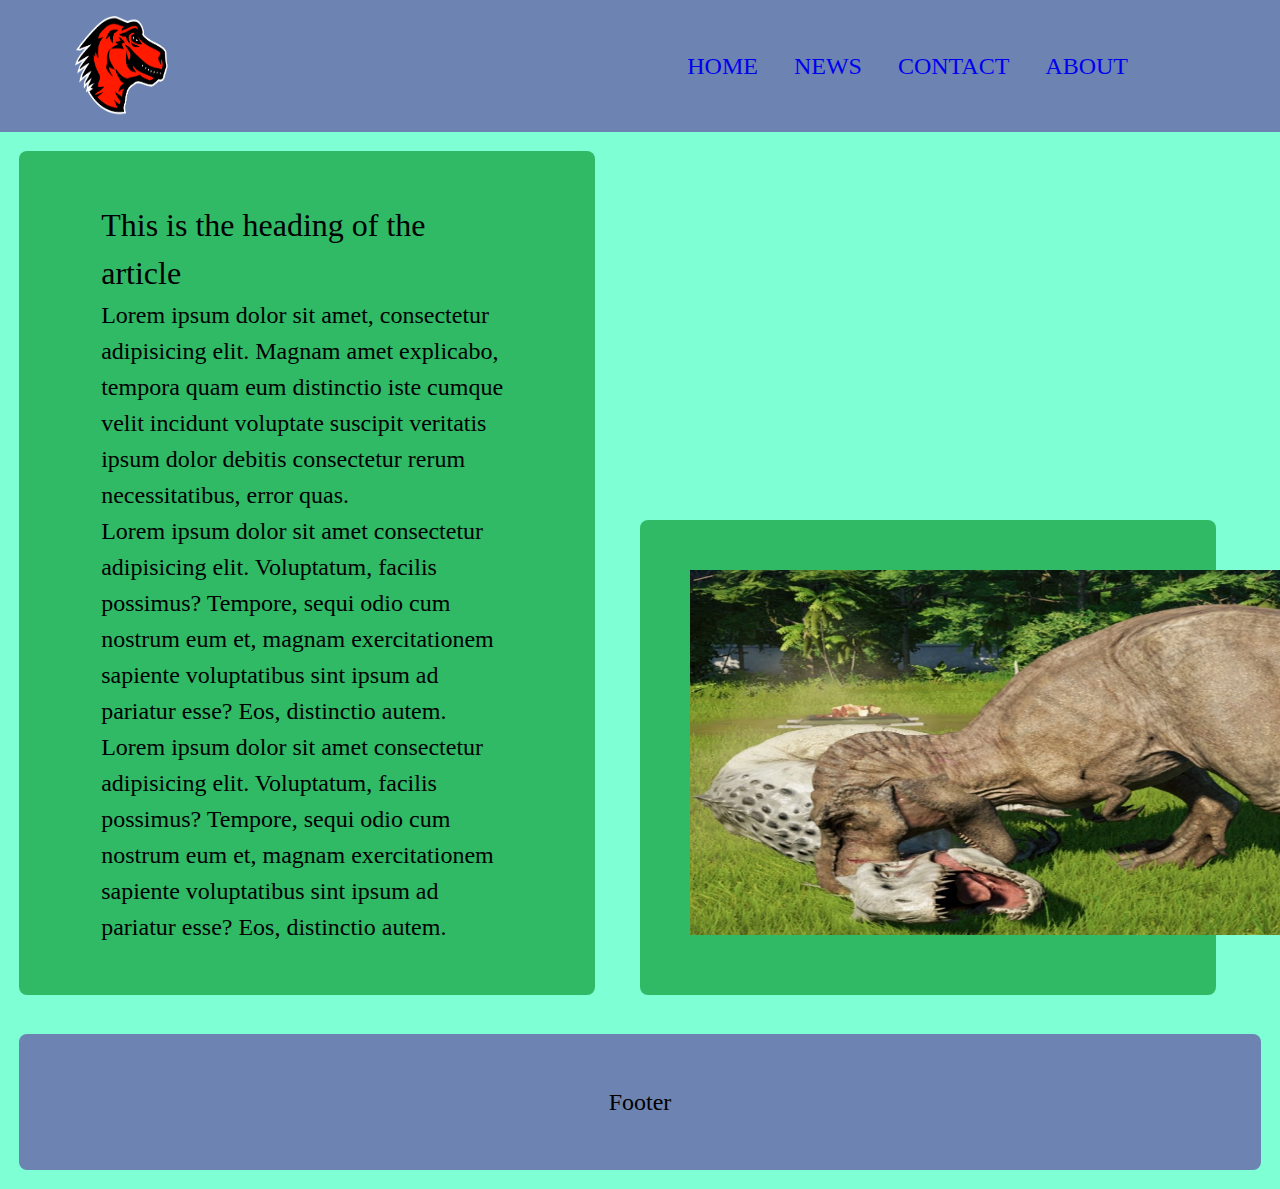
<file: block-BHaaax/index.html>
<!DOCTYPE html>
<html lang="en">
<head>
    <meta charset="UTF-8">
    <meta name="viewport" content="width=device-width, initial-scale=1.0">
    <title>Blog Page Exercise</title>
    <link rel="stylesheet" href="style.css">
</head>
<body>
    <header class="header">
        <div class="container">
           <a class="brand" href="#"> <img src="logo.png" alt="Brand Logo"></a>
        
        
        <nav class="topnav">
            <a class="active" href="#home">Home</a>
            <a href="#news">News</a>
            <a href="#contact">Contact</a>
            <a href="#about">About</a>
        </nav>
        </div>
    </header>
    <aside>
        <article>
            <div class="container">
            <h1>This is the heading of the article</h1>
            <p>Lorem ipsum dolor sit amet, consectetur adipisicing elit. Magnam amet explicabo, tempora quam eum distinctio iste cumque velit incidunt voluptate suscipit veritatis ipsum dolor debitis consectetur rerum necessitatibus, error quas.</p>
            <p>Lorem ipsum dolor sit amet consectetur adipisicing elit. Voluptatum, facilis possimus? Tempore, sequi odio cum nostrum eum et, magnam exercitationem sapiente voluptatibus sint ipsum ad pariatur esse? Eos, distinctio autem.</p>
            <p>Lorem ipsum dolor sit amet consectetur adipisicing elit. Voluptatum, facilis possimus? Tempore, sequi odio cum nostrum eum et, magnam exercitationem sapiente voluptatibus sint ipsum ad pariatur esse? Eos, distinctio autem.</p>
            
            
        </div>
        </article>
    </aside>
    <section>
        <article>
            <img src="image1.jpg"
     alt="Dinosaur having a snack">
    </article></section>
        
        <footer>Footer</footer>
        
</body>
</html>
</file>
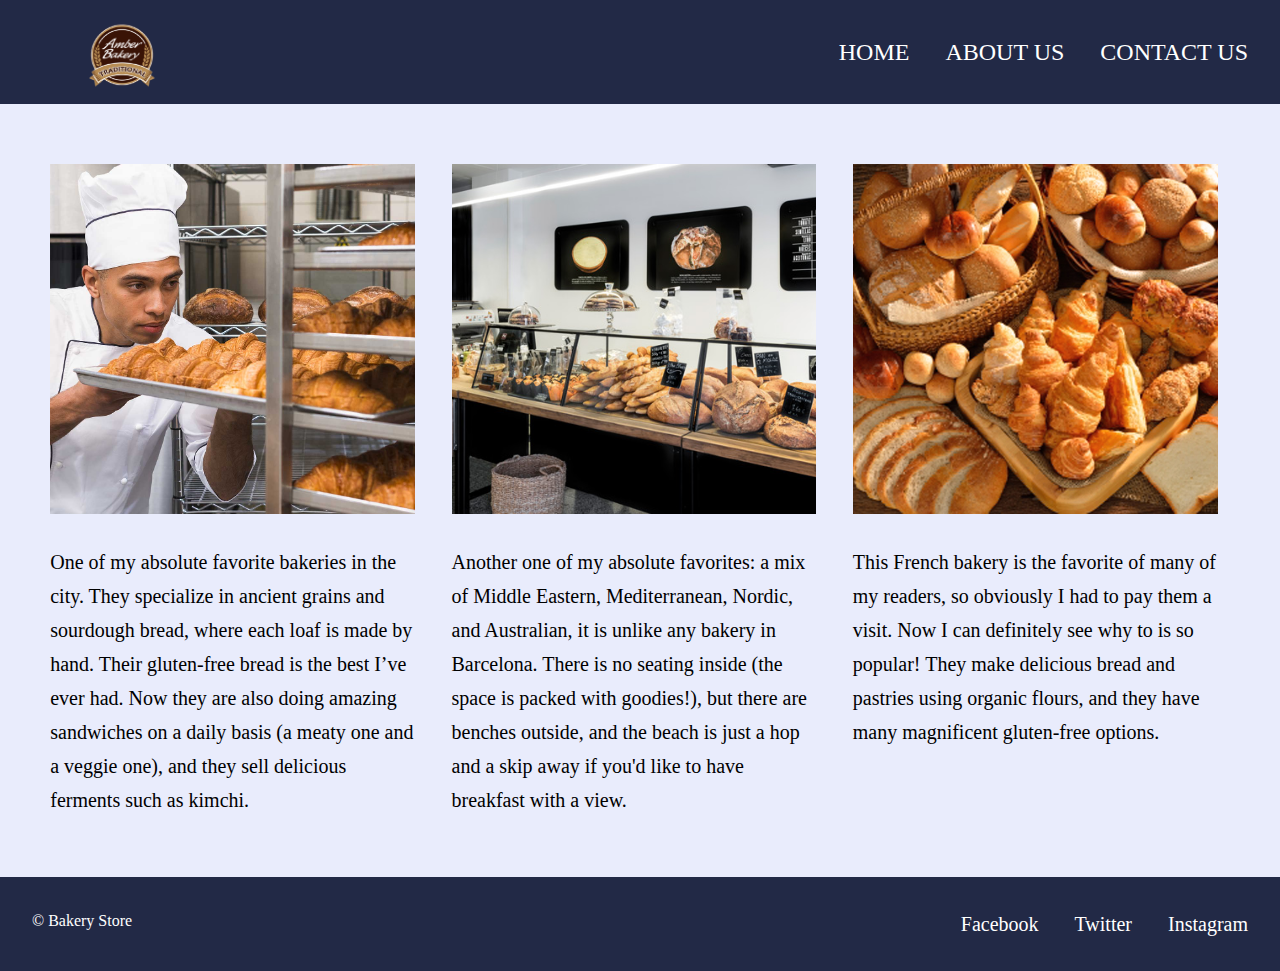
<file: block-BHaaba/index.html>
<!DOCTYPE html>
<html lang="en">
<head>
    <meta charset="UTF-8">
    <meta name="viewport" content="width=device-width, initial-scale=1.0">
    <title>Blog Page 2 - Exercise 2 </title>
    <link rel="stylesheet" href="assets/style.css" />
    </head>
<body>
    <header class="header"r>
        <div class="container clearfix">
                <a class="brand" href="#">
                <img src="assets/logo2.png" alt="Brand Logo">
            </a>

            <nav class="nav">
                <a href="#">Home</a>
                <a href="#">About Us</a>
                <a href="#">Contact Us</a>
            </nav>
        </div>
    </header>
    <main>
        <section class="section">
            <div class="container clearfix">
            <article class="col">
            
                <img class="imgcolumn" src="assets/img1.jpg" alt="image 1">
                <p>One of my absolute favorite bakeries in the city. They specialize in ancient grains and sourdough bread, where each loaf is made by hand. Their gluten-free bread is the best I’ve ever had. Now they are also doing amazing sandwiches on a daily basis (a meaty one and a veggie one), and they sell delicious ferments such as kimchi.</p>
            </article>
            <article class="col">
                <img class="imgcolumn" src="assets/img2.jpg" alt="image 2">
                <p>Another one of my absolute favorites: a mix of Middle Eastern, Mediterranean, Nordic, and Australian, it is unlike any bakery in Barcelona. There is no seating inside (the space is packed with goodies!), but there are benches outside, and the beach is just a hop and a skip away if you'd like to have breakfast with a view. </p>
            </article>
            <article class="col">
                <img class="imgcolumn" src="assets/img3.jpg" alt="image 3">
                <p>This French bakery is the favorite of many of my readers, so obviously I had to pay them a visit. Now I can definitely see why to is so popular! They make delicious bread and pastries using organic flours, and they have many magnificent gluten-free options. </p>
            </article> 
        </div>
            </div>
        </section>

    </section>
    </main>
    <footer class="footer">
    <div class="container clearfix">
        
        <small>&copy; Bakery Store</small>
        <nav>
        <a href="#">Facebook</a>
        <a href="#">Twitter</a>
        <a href="#">Instagram</a>
    </nav>
</div>
    
    </footer>
</body>
</html>
</file>
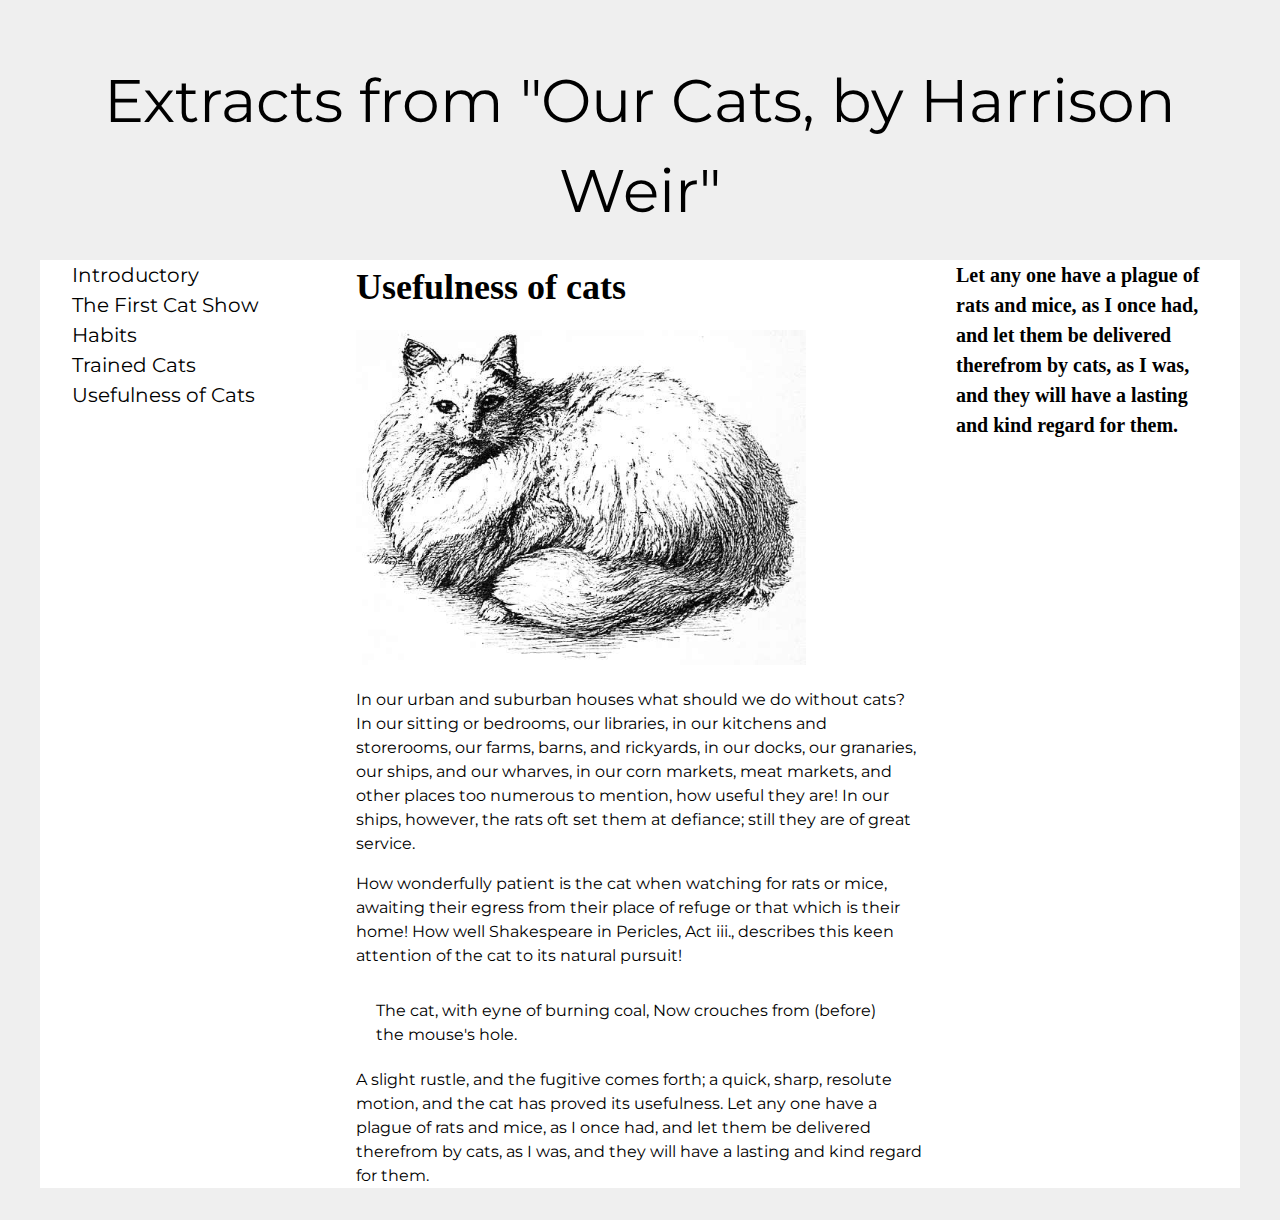
<file: block-BHaabd/index.html>
<!DOCTYPE html>
<html lang="en">
<head>
    <meta charset="UTF-8">
    <meta name="viewport" content="width=device-width, initial-scale=1.0">
		<title>Our Cats</title>
		<link rel="stylesheet" href="assets/style.css">
		<link rel="preconnect" href="https://fonts.gstatic.com">
<link href="https://fonts.googleapis.com/css2?family=Montserrat:wght@400;500;600;700&display=swap" rel="stylesheet">
			</head>
	<body>
    <header class="title">
		<h1>Extracts from "Our Cats, by Harrison Weir"</h1>
	</header>
	<main>
    <div class="container clearfix">
    
    
        <aside class="left left-sidebar">
        <p>Introductory</p>
        <p>The First Cat Show</p>
        <p>Habits</p>
        <p>Trained Cats</p>
        <p>Usefulness of Cats</p>
    </aside>

    <article class="article left">
        <h2 class="heading">Usefulness of cats</h2>
        <img src="assets/cat.jpg" alt="Cat"/>     
    <div class="content">
        
	<p>In our urban and suburban houses what should we do without cats? In our sitting or bedrooms, our libraries, in our kitchens and storerooms, our farms, barns, and rickyards, in our docks, our granaries, our ships, and our wharves, in our corn markets, meat markets, and other places too numerous to mention, how useful they are! In our ships, however, the rats oft set them at defiance; still they are of great service.</p>

	<p>How wonderfully patient is the cat when watching for rats or mice, awaiting their egress from their place of refuge or that which is their home! How well Shakespeare in Pericles, Act iii., describes this keen attention of the cat to its natural pursuit!</p>

    <blockquote><p>The cat, with eyne of burning coal, Now crouches from (before) the mouse's hole.</p></blockquote>
    <p>A slight rustle, and the fugitive comes forth; a quick, sharp, resolute motion, and the cat has proved its usefulness. Let any one have a plague of rats and mice, as I once had, and let them be delivered therefrom by cats, as I was, and they will have a lasting and kind regard for them.</p>
</article>
<aside class="left right-sidebar">
    <p>
        <p>Let any one have a plague of rats and mice, as I once had, and let them be delivered therefrom by cats, as I was, and they will have a lasting and kind regard for them.</p>
    </p>
</aside>
</div>
</main>
</div>
	
	</article>
</file>
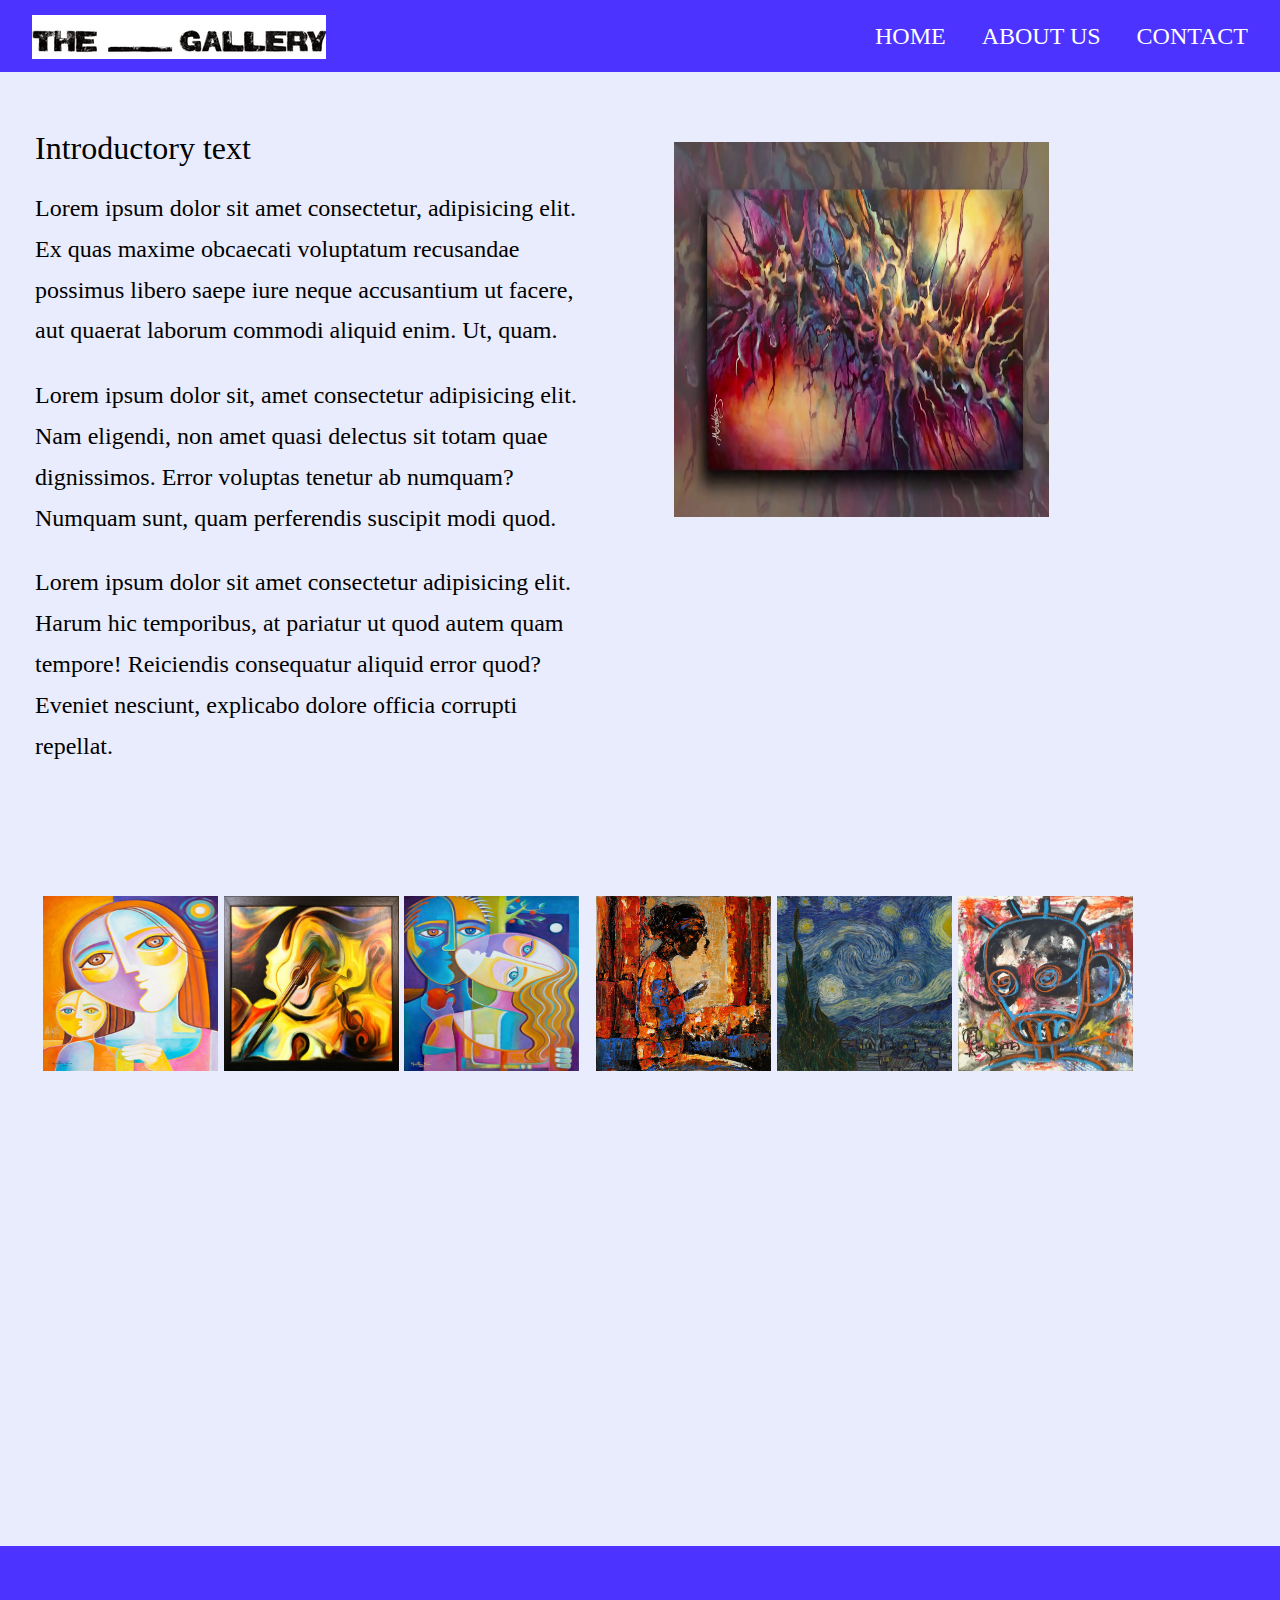
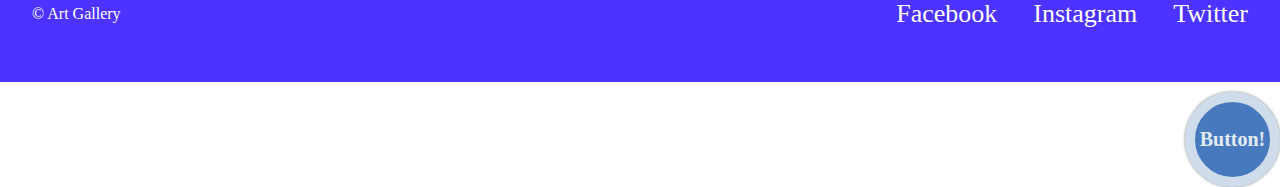
<file: block-BHaabg/index.html>
<!DOCTYPE html>
<html lang="en">
<head>
    <meta charset="UTF-8">
    <meta name="viewport" content="width=device-width, initial-scale=1.0">
    <title>Gallery Layout</title>
    <link rel="stylesheet" href="assets/style.css" />
</head>
<html id="#top"></html>
<body>
    
<header class="header">
    <div class="container clearfix">
        <a class="logo" href="#">
        <img src="assets/logo.png" alt="logo gallery">
    </a>
    <nav class="nav">
        <a href="#"> Home</a>
        <a href="#"> About Us</a>
        <a href="#"> Contact</a>
    </nav>
    </div>
</header>
<main>
    <section class="section">
        <div class="container clearfix">
            <article class="col">
                <h1 class="heading">Introductory text</h1>
<p>Lorem ipsum dolor sit amet consectetur, adipisicing elit. Ex quas maxime obcaecati voluptatum recusandae possimus libero saepe iure neque accusantium ut facere, aut quaerat laborum commodi aliquid enim. Ut, quam.</p>
<p>Lorem ipsum dolor sit, amet consectetur adipisicing elit. Nam eligendi, non amet quasi delectus sit totam quae dignissimos. Error voluptas tenetur ab numquam? Numquam sunt, quam perferendis suscipit modi quod.</p>
   <p> Lorem ipsum dolor sit amet consectetur adipisicing elit. Harum hic temporibus, at pariatur ut quod autem quam tempore! Reiciendis consequatur aliquid error quod? Eveniet nesciunt, explicabo dolore officia corrupti repellat.</p>
        </article>
            <article class="col">
    <img class="article-img" src="assets/image1.jpg" alt="Picture" />
       
            </article>
        </div>
    </div>
    </section>
    <section class="section">
        <div class="container clearfix">
<gallery class="col">
    <div class="container clearfix"></div>
    <div class="col2">
        <img class="article-img2" src="assets/img_1.jpg" alt="Picture" />
      </div>
      <div class="col2">
        <img class="article-img2" src="assets/img_2.jpg" alt="Picture" />
      </div>
      <div class="col2">
        <img class="article-img2" src="assets/img_3.jpg" alt="Picture" />
      </div>        
    </gallery>
<gallery class="col">
    <div class="container clearfix"></div>
    <div class="col2">
        <img class="article-img2" src="assets/img_4.jpg" alt="Picture" />
      </div>
      <div class="col2">
        <img class="article-img2" src="assets/img_5.jpg" alt="Picture" />
      </div>
      <div class="col2">
        <img class="article-img2" src="assets/img_6.jpg" alt="Picture" />
      </div>        
    </gallery>
     </main>
<footer class="footer">
    <div class="container clearfix">
    <small>&copy; Art Gallery</small>
    <nav>
        <a href="#">Facebook</a>
        <a href="#">Instagram</a>
        <a href="#">Twitter</a>
    </nav>
    </div>
</footer>
<a href="#top" class="round-button">Button!</a>

</body>
</html>
</file>
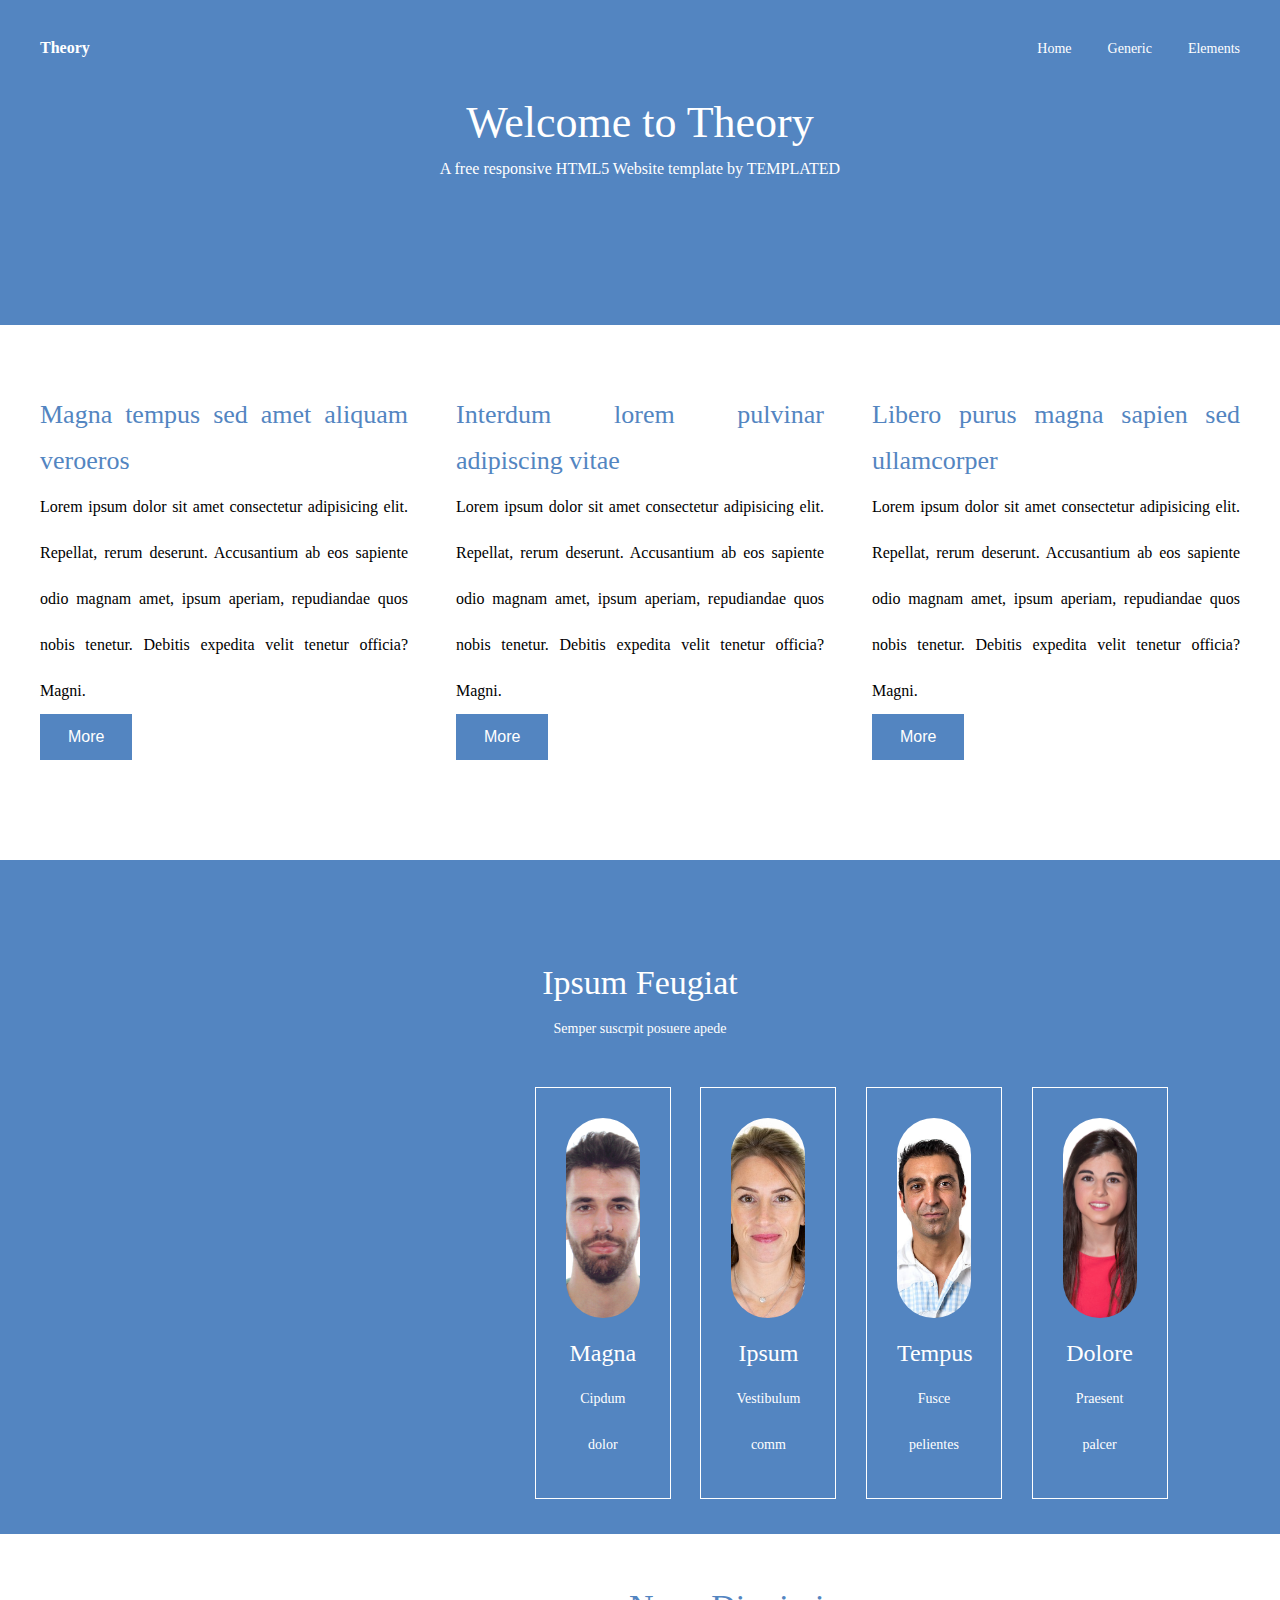
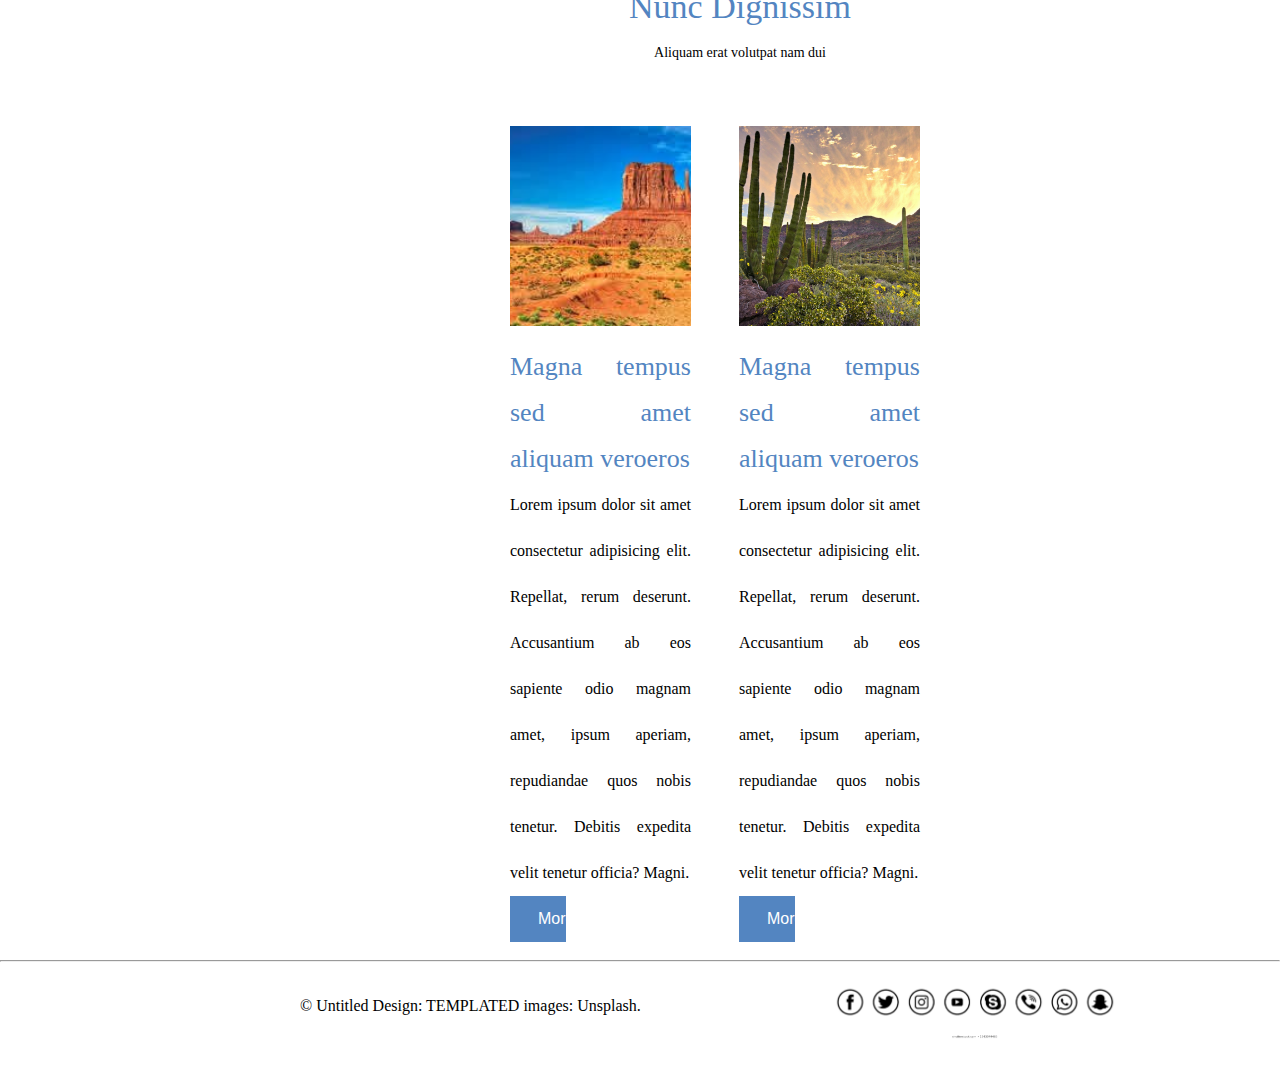
<file: block-BHaabh/index.html>
<!DOCTYPE html>
<html lang="en">
<head>
    <meta charset="UTF-8">
    <meta name="viewport" content="width=device-width, initial-scale=1.0">
    <title>Positioning Layout</title>
    <link rel="stylesheet" href="assets/style.css" />
</head>
<body>
    <header class="header"> 
        <div class="container clearfix">
            <a class="logo">
            <p>Theory</p>
        </a>
            <nav class="nav">
              <a href="#">Home</a>  
              <a href="#">Generic</a>  
              <a href="#">Elements</a>  
            </nav>

            <h1 class="welcome">
                <p>Welcome to Theory</p>
            </h1>
            <h3 class="subheader">
                <p>A free responsive HTML5 Website template by TEMPLATED</p>
            </h3>
            <main>
                <section>
                    <div class="columns clearfix">
                        <div class="col-1">
                            <h2 class="header2">Magna tempus sed amet aliquam veroeros</h2>
                            <p>Lorem ipsum dolor sit amet consectetur adipisicing elit. Repellat, rerum deserunt. Accusantium ab eos sapiente odio magnam amet, ipsum aperiam, repudiandae quos nobis tenetur. Debitis expedita velit tenetur officia? Magni.</p>
                            <button type="button" class="block">More</button>
                        </div>
                    <div class="col-2">
                        <h2 class="header2">Interdum lorem pulvinar adipiscing vitae</h2>
                        <p>Lorem ipsum dolor sit amet consectetur adipisicing elit. Repellat, rerum deserunt. Accusantium ab eos sapiente odio magnam amet, ipsum aperiam, repudiandae quos nobis tenetur. Debitis expedita velit tenetur officia? Magni.</p>
                        <button type="button" class="block">More</button>
                    </div>
                    <div class="col-3">
                        <h2 class="header2">Libero purus magna sapien sed ullamcorper</h2>
                        <p>Lorem ipsum dolor sit amet consectetur adipisicing elit. Repellat, rerum deserunt. Accusantium ab eos sapiente odio magnam amet, ipsum aperiam, repudiandae quos nobis tenetur. Debitis expedita velit tenetur officia? Magni.</p>
                        <button type="button" class="block">More</button>
                    </div>
                    </div>
                </section>
                </article>
                                                              
                    </div>
                </footer>
            </main>
            <section class="middle">
                    
                <article>
                    <p class="Ipsum">Ipsum Feugiat</p>
                    <p class="sub">Semper suscrpit posuere apede</p>
                </article>
                
                <!-- 4 columns -->
                <section class="gallery">
                <div class="columns4 clearfix">
                    <div class="col-1-4">
                        <img src="assets/pic1.jpg" alt="Pic1" />
                        <h4 class="header4">Magna</h4>
                        <h3 class="sub">Cipdum dolor</h3>
                    </div>
                    <div class="col-1-4">
                        <img src="assets/pic2.jpg" alt="Pic2" />
                        <h4 class="header4">Ipsum</h4>
                        <h3 class="sub">Vestibulum comm</h3>
                    </div>
                    <div class="col-1-4">
                        <img src="assets/pic3.jpg" alt="Pic3" />
                        <h4 class="header4">Tempus</h4>
                        <h3 class="sub">Fusce pelientes</h3>
                    </div>
                    <div class="col-1-4">
                        <img src="assets/pic4.jpg" alt="Pic4" />
                        <h4 class="header4">Dolore</h4>
                        <h3 class="sub">Praesent palcer</h3>
                    </div>
                </div>
            </section>
            </section>
            <main>
                <section>
                    
                     <!-- 2 columns -->
                <section class="blog">
                            <article>
                            <p class="Nunc">Nunc Dignissim</p>
                            <p class="Aliquam">Aliquam erat volutpat nam dui</p>
                        </article>
                    <div class="columns2 clearfix">
                        <div class="col-1-2">
                            <img src="assets/pic5.jpeg" alt="Pic5" />
                            <h2 class="header2">Magna tempus sed amet aliquam veroeros</h2>
                            <p>Lorem ipsum dolor sit amet consectetur adipisicing elit. Repellat, rerum deserunt. Accusantium ab eos sapiente odio magnam amet, ipsum aperiam, repudiandae quos nobis tenetur. Debitis expedita velit tenetur officia? Magni.</p>
                            <button type="button" class="block">More</button>
                        </div>
                        <div class="col-1-2">
                            <img src="assets/pic6.jpg" alt="Pic6" />
                            <h2 class="header2">Magna tempus sed amet aliquam veroeros</h2>
                            <p>Lorem ipsum dolor sit amet consectetur adipisicing elit. Repellat, rerum deserunt. Accusantium ab eos sapiente odio magnam amet, ipsum aperiam, repudiandae quos nobis tenetur. Debitis expedita velit tenetur officia? Magni.</p>
                            <button type="button" class="block">More</button>
                        </div>          
                        
                    </div>
                </section>
                                 <hr>
                                </article>
                                                              
                <footer>
                    <div class="container2 clearfix">
                        &copy; Untitled Design: TEMPLATED images: Unsplash.
                          <a class="social" href="#">
                           <img src="assets/pic7.jpg" alt="Pic7" />
                        </a>
                        
                    </div>
                </footer>
                    </div>
                </footer>
            </main>
        </div>
    </header>
    
</body>
</html>
</file>
<file: block-BHaaax/style.css>
/* http://meyerweb.com/eric/tools/css/reset/ 
   v2.0 | 20110126
   License: none (public domain)
*/

html, body, div, span, applet, object, iframe,
h1, h2, h3, h4, h5, h6, p, blockquote, pre,
a, abbr, acronym, address, big, cite, code,
del, dfn, em, img, ins, kbd, q, s, samp,
small, strike, strong, sub, sup, tt, var,
b, u, i, center,
dl, dt, dd, ol, ul, li,
fieldset, form, label, legend,
table, caption, tbody, tfoot, thead, tr, th, td,
article, aside, canvas, details, embed, 
figure, figcaption, footer, header, hgroup, 
menu, nav, output, ruby, section, summary,
time, mark, audio, video {
	margin: 0;
	padding: 0;
	border: 0;
	font-size: 100%;
	font: inherit;
	vertical-align: baseline;
}
/* HTML5 display-role reset for older browsers */
article, aside, details, figcaption, figure, 
footer, header, hgroup, menu, nav, section {
	display: block;
}
body {
	line-height: 1;
}
ol, ul {
	list-style: none;
}
blockquote, q {
	quotes: none;
}
blockquote:before, blockquote:after,
q:before, q:after {
	content: '';
	content: none;
}
table {
	border-collapse: collapse;
	border-spacing: 0;
}
/*Custom Styles*/

*{
box-sizing: border-box;
}

.header {
    font-size: 0;
    padding: 16px 0;
}
body{
    background-color: aquamarine;
    font-size: 24px;
    line-height: 1.5;
}
aside, section, footer {
    padding: 50px;
    border-radius: 8px ;
    text-align: center;
    margin: 1.5%;
}
aside, section {
    background-color: #30BA66;
    display: inline-block;
    width: 45%;
    }
header, footer{
    background-color: #6d83b1;
}

h1{
    font-size: 32px;
    }
img {
width: 1000px;
height: 365px;
}
.brand img{
    width: 100px;
    height: 100px;
}
.container {
    text-align: left;
    max-width: 1200px;
    margin: 0 auto;
    padding: 0 32px;

}
.brand, 
.topnav {
    display: inline-block;  
    vertical-align: middle;
}
.topnav {
    width: calc(100% - 180px);
    font-size: 16px;
    text-align: right;
}

.topnav a{
    font-size: 24px;
    text-decoration: none;
    text-transform: uppercase;
    margin-left: 32px;
}
.topnav a:hover {
        background-color: #ddd;
        color: black;
    }
</file>
<file: block-BHaaba/assets/style.css>
/* http://meyerweb.com/eric/tools/css/reset/ 
   v2.0 | 20110126
   License: none (public domain)
*/

html, body, div, span, applet, object, iframe,
h1, h2, h3, h4, h5, h6, p, blockquote, pre,
a, abbr, acronym, address, big, cite, code,
del, dfn, em, img, ins, kbd, q, s, samp,
small, strike, strong, sub, sup, tt, var,
b, u, i, center,
dl, dt, dd, ol, ul, li,
fieldset, form, label, legend,
table, caption, tbody, tfoot, thead, tr, th, td,
article, aside, canvas, details, embed, 
figure, figcaption, footer, header, hgroup, 
menu, nav, output, ruby, section, summary,
time, mark, audio, video {
	margin: 0;
	padding: 0;
	border: 0;
	font-size: 100%;
	font: inherit;
	vertical-align: baseline;
}
/* HTML5 display-role reset for older browsers */
article, aside, details, figcaption, figure, 
footer, header, hgroup, menu, nav, section {
	display: block;
}
body {
	line-height: 1;
}
ol, ul {
	list-style: none;
}
blockquote, q {
	quotes: none;
}
blockquote:before, blockquote:after,
q:before, q:after {
	content: '';
	content: none;
}
table {
	border-collapse: collapse;
	border-spacing: 0;
}

/* Customer Styles */
*;
*::before,
*::after {
	box-sizing: border-box;
}
body {
	font-size: 16px;
	line-height: 1.5;
}
img {
	width: 180px;
	height: 80px;
}
.container {
	max-width: 2000px;
	margin: 0 autopx;
	padding: 0 32px;
}
/* Clearfix */
.clearfix::before, 
.clearfix::after{
	content: "";
	display: table;
}
.clearfix::after {
	clear: both;
}

/* Header */
.header {
background-color: #222946;
height: 72px;
line-height: 72px;
padding: 16px 0;
}
.brand {
	float: left;
}
.brand img {
	vertical-align: middle;
}
.nav {
	float: right;
}
.nav a{
	font-size: 24px;
	color: #ffffff;
	text-decoration: none;
	text-transform: uppercase;
	margin-left: 32px;
}

/* Article */
.section {
	padding: 60px 0;
	background-color: #e9ecfc;
}
.imgcolumn {
	width: 100%;
	height: 350px;
	-o-object-fit: cover;
	object-fit: cover;
}
.col {
	float: left;
	width: 30%;
	margin: 0 1.5%;
}
p {
	font-size: 20px;
	margin-top: 24px;
	line-height: 1.7;
}

/* Footer */
.footer {
	background-color: #222946;
	padding: 32px 0;
	color: #ffffff;
}
.footer small {
	float: left;

}
.footer nav {
	float: right;
}
.footer a{
font-size: 20px;
color: #ffffff;
text-decoration: none;
margin-left: 32px;
}
</file>
<file: block-BHaabd/assets/style.css>
/* http://meyerweb.com/eric/tools/css/reset/ 
   v2.0 | 20110126
   License: none (public domain)
*/

html, body, div, span, applet, object, iframe,
h1, h2, h3, h4, h5, h6, p, blockquote, pre,
a, abbr, acronym, address, big, cite, code,
del, dfn, em, img, ins, kbd, q, s, samp,
small, strike, strong, sub, sup, tt, var,
b, u, i, center,
dl, dt, dd, ol, ul, li,
fieldset, form, label, legend,
table, caption, tbody, tfoot, thead, tr, th, td,
article, aside, canvas, details, embed, 
figure, figcaption, footer, header, hgroup, 
menu, nav, output, ruby, section, summary,
time, mark, audio, video {
	margin: 0;
	padding: 0;
	border: 0;
	font-size: 100%;
	font: inherit;
	vertical-align: baseline;
}
/* HTML5 display-role reset for older browsers */
article, aside, details, figcaption, figure, 
footer, header, hgroup, menu, nav, section {
	display: block;
}
body {
	line-height: 1;
}
ol, ul {
	list-style: none;
}
blockquote, q {
	quotes: none;
}
blockquote:before, blockquote:after,
q:before, q:after {
	content: '';
	content: none;
}
table {
	border-collapse: collapse;
	border-spacing: 0;
}

/* Custom Style */

*,
*::before,
*::after{
    box-sizing: border-box;
}

body {
    line-height: 1.5;
    font-size: 16px;
    background-color:#efefef;
    padding: 32px;
    font-family: 'Montserrat', sans-serif;
}

/* Container */
.container {
    max-width: 1200px;
    margin: 0 auto;
    padding: 0 32px;
    background-color: #ffffff;
}
/* Clearfix */
.clearfix::before,
.clearfix::after {
    content: "";
    display: table;
}
.clearfix::after {
    clear: both;
}

/* header */

h1 {
    font-size: 60px;
    text-align: center;
    padding: 24px 0;
}
.left {
    float: left;
}

aside {
    width: 25%;
}

article {
    width: 50%;
}

.left-sidebar p{
font-size: 20px;
}

/* Article */
.article img {
	width: 450px;
}
.heading {
    font-family: 'Noto Serif', serif;
    font-size: 36px;
    font-weight: 700;
    margin-bottom: 16px;
}
.article p{
    font-size: 16px;
    margin-top: 16px;
}
.quote {
    padding: 0 32px;
}
.right-sidebar {
    padding-left: 32px;
    font-size: 20px;
    font-weight: 600;
    font-family: 'Noto Serif', serif;
}
blockquote {
    margin: 10px 10px;
    padding: 5px 10px;
}
</file>
<file: block-BHaabg/assets/style.css>
/* http://meyerweb.com/eric/tools/css/reset/ 
   v2.0 | 20110126
   License: none (public domain)
*/

html, body, div, span, applet, object, iframe,
h1, h2, h3, h4, h5, h6, p, blockquote, pre,
a, abbr, acronym, address, big, cite, code,
del, dfn, em, img, ins, kbd, q, s, samp,
small, strike, strong, sub, sup, tt, var,
b, u, i, center,
dl, dt, dd, ol, ul, li,
fieldset, form, label, legend,
table, caption, tbody, tfoot, thead, tr, th, td,
article, aside, canvas, details, embed, 
figure, figcaption, footer, header, hgroup, 
menu, nav, output, ruby, section, summary,
time, mark, audio, video {
	margin: 0;
	padding: 0;
	border: 0;
	font-size: 100%;
	font: inherit;
	vertical-align: baseline;
}
/* HTML5 display-role reset for older browsers */
article, aside, details, figcaption, figure, 
footer, header, hgroup, menu, nav, section {
	display: block;
}
body {
	line-height: 1;
}
ol, ul {
	list-style: none;
}
blockquote, q {
	quotes: none;
}
blockquote:before, blockquote:after,
q:before, q:after {
	content: '';
	content: none;
}
table {
	border-collapse: collapse;
	border-spacing: 0;
}

/* Custom CSS */

.container {
    max-width: 1400px;
    margin: 0 auto;
    padding: 0 32px;
}

/*Clearfix*/
.clearfix::before, .clearfix::after {
    content:"" ;
    display: table;
    }
.clearfix::after {
    clear: both;
}
/* header */
.header {
    background-color: #4C33FF;
    height: 72px;
    line-height: 72px;
}
.logo {
    float: left;
}
.logo img {
    vertical-align: middle;
}
.nav {
    float:right;
}
.nav a {
    font-size: 24px;
    color: #ffffff;
    text-decoration: none;
    text-transform: uppercase;
    margin-left: 32px;
}

/* Article */
.heading{
 font-size: 32px;   
}
.section{
    padding: 60px 0;
    background-color: #e9ecfc;
}
.col {
    float:left;
    margin: 0 3px;
    width: 45%;
}
p {
    font-size: 24px;
    margin-top: 24px;
    line-height: 1.7;
    }
    .article-img{
        width: 375px;
        height: 375px;
        margin:10px auto;
		display:block;

    }
    .article-img2{
        width: 175px;
        height: 175px;
        margin:10px auto;
		display:block;
    }

.col2 {
    float:left;
    margin: 0 1.5%;
    width: 30%;
    height: 600px;
    }

/* Footer */
.footer {
    background-color: #4C33FF;
    padding: 32px 0;
    color: #ffffff;
    margin-bottom: 10px;
    height: 72px;
    line-height: 72px;
}
.footer small{
    float:left;
}
.footer nav{
    float: right;
}
.footer a {
    font-size: 26px;
    color: #ffffff;
    text-decoration: none;
    margin-left: 32px;
}

/* Button */
a.round-button {
    float: right;
    display:block;
    width:75px;
    height:75px;
    line-height:75px;
    border:10px solid #cfdcec;
	border-radius: 50%;
  
    color:#e2eaf3;
    text-align:center;
    text-decoration:none;
    background: #4679BD;
    box-shadow: 0 0 3px gray;
    font-family:Verdana;
    font-size:20px;
    font-weight:bold;
}
a.round-button:hover {
    background:#30588e;
}
</file>
<file: block-BHaabh/assets/style.css>
/* http://meyerweb.com/eric/tools/css/reset/ 
   v2.0 | 20110126
   License: none (public domain)
*/

html, body, div, span, applet, object, iframe,
h1, h2, h3, h4, h5, h6, p, blockquote, pre,
a, abbr, acronym, address, big, cite, code,
del, dfn, em, img, ins, kbd, q, s, samp,
small, strike, strong, sub, sup, tt, var,
b, u, i, center,
dl, dt, dd, ol, ul, li,
fieldset, form, label, legend,
table, caption, tbody, tfoot, thead, tr, th, td,
article, aside, canvas, details, embed, 
figure, figcaption, footer, header, hgroup, 
menu, nav, output, ruby, section, summary,
time, mark, audio, video {
	margin: 0;
	padding: 0;
	border: 0;
	font-size: 100%;
	font: inherit;
	vertical-align: baseline;
}
/* HTML5 display-role reset for older browsers */
article, aside, details, figcaption, figure, 
footer, header, hgroup, menu, nav, section {
	display: block;
}
body {
	line-height: 1;
}
ol, ul {
	list-style: none;
}
blockquote, q {
	quotes: none;
}
blockquote:before, blockquote:after,
q:before, q:after {
	content: '';
	content: none;
}
table {
	border-collapse: collapse;
	border-spacing: 0;
}

/* Custom CSS */

/* Container */
.container {
	max-width: 1200px;
	margin: 0 auto;
	padding: 0 32px;
}
/* Clearfix */
	.clearfix::before,
	.clearfix::after{
		content: "";
		display: table;
	}
	.clearfix::after {
		clear: both;
	}

	/* header */
	.header {
		background-color: #5385C1;
		height: 325px;
		line-height: 46px;
	}
	.logo {
		float: left;
		vertical-align: middle;
		margin-top: 25px;
		color: #ffffff;
		font-size: 16px;
		font-weight: bolder;
	}
	.nav {
		float: right;
		margin-top: 25px;
	}
	.nav a {
		font-size: 14px;
		text-decoration: none;
		color: #ffffff;
		margin-left: 32px;
	}
	.welcome {
		font-size: 44px;
		color: #ffffff;
		text-align: center;
		margin-top: 100px;
	}
	.subheader {
		font-size: 16px;
		color: #ffffff;
		text-align: center;
		}
	
	.columns {
		column-gap: 3em;
		columns: 3;
		text-align: justify;
		margin-top: 200px;
		}
	.header2 {
		font-size: 26px;
		color: #5385C1;
			}
	.block {
		display: block;
		width: 25%;
		border: none;
		background-color: #5385C1;
		padding: 14px 28px;
		font-size: 16px;
		color: #ffffff;
		cursor: pointer;
		text-align: center;
	  }
	.middle {
			margin-top: 10px;
			padding-top: 100px;
			background-color: #5385C1;
			color: #ffffff;
			font-size: 34px;
			text-align: center;
			margin-top: 100px;
		}
		.sub {
			font-size: 14px;
		}

		/* Gallery */
		.gallery {
			padding: 20px;
			margin-left: 500px;
			}
		.col-1-4{
			float: left;
			width:10%;
			margin: 2%;
			border: 1px solid #ffffff;
			padding: 30px;
			}
		.gallery img {
			width: 100%;
			height: 200px;
			-o-object-fit: cover;
			object-fit:cover;
			border-radius: 150px;
			}
		.header4 {
			font-size: 24px;
			color: #ffffff;
			}

			/* blog */
		.blog {
		padding: 10px;
		margin-left: 500px;
		}
		.Nunc{
			padding-top: 10px;
			padding-right: 300px;
			color: #5385C1;
			font-size: 34px;
			text-align: center;
			margin-top: 30px;
		}
		.Aliquam{
			padding-right: 300px;
			color: black;
			font-size: 14px;
			text-align: center;
					}
		.columns2 {
		padding-right: 350px;
		column-gap: 3em;
		columns: 2;
		text-align: justify;
		margin-top: 50px;
		}
		.columns2 img {
			width: 100%;
			height: 200px;
			-o-object-fit: cover;
			object-fit:cover;
		}
		

		hr {
			height: 0.5px;
			background-color: black;
		  }
		/* Footer */

		.container2 {
			max-width: 1200px;
			margin: 0 auto;
			height: 72px;
			line-height: 72px;
			padding-left: 300px;		}
		.social {
			float:right;
			
		}
		.social img{
			width: 300px;
			padding-right: 155px;
			
		}
</file>
